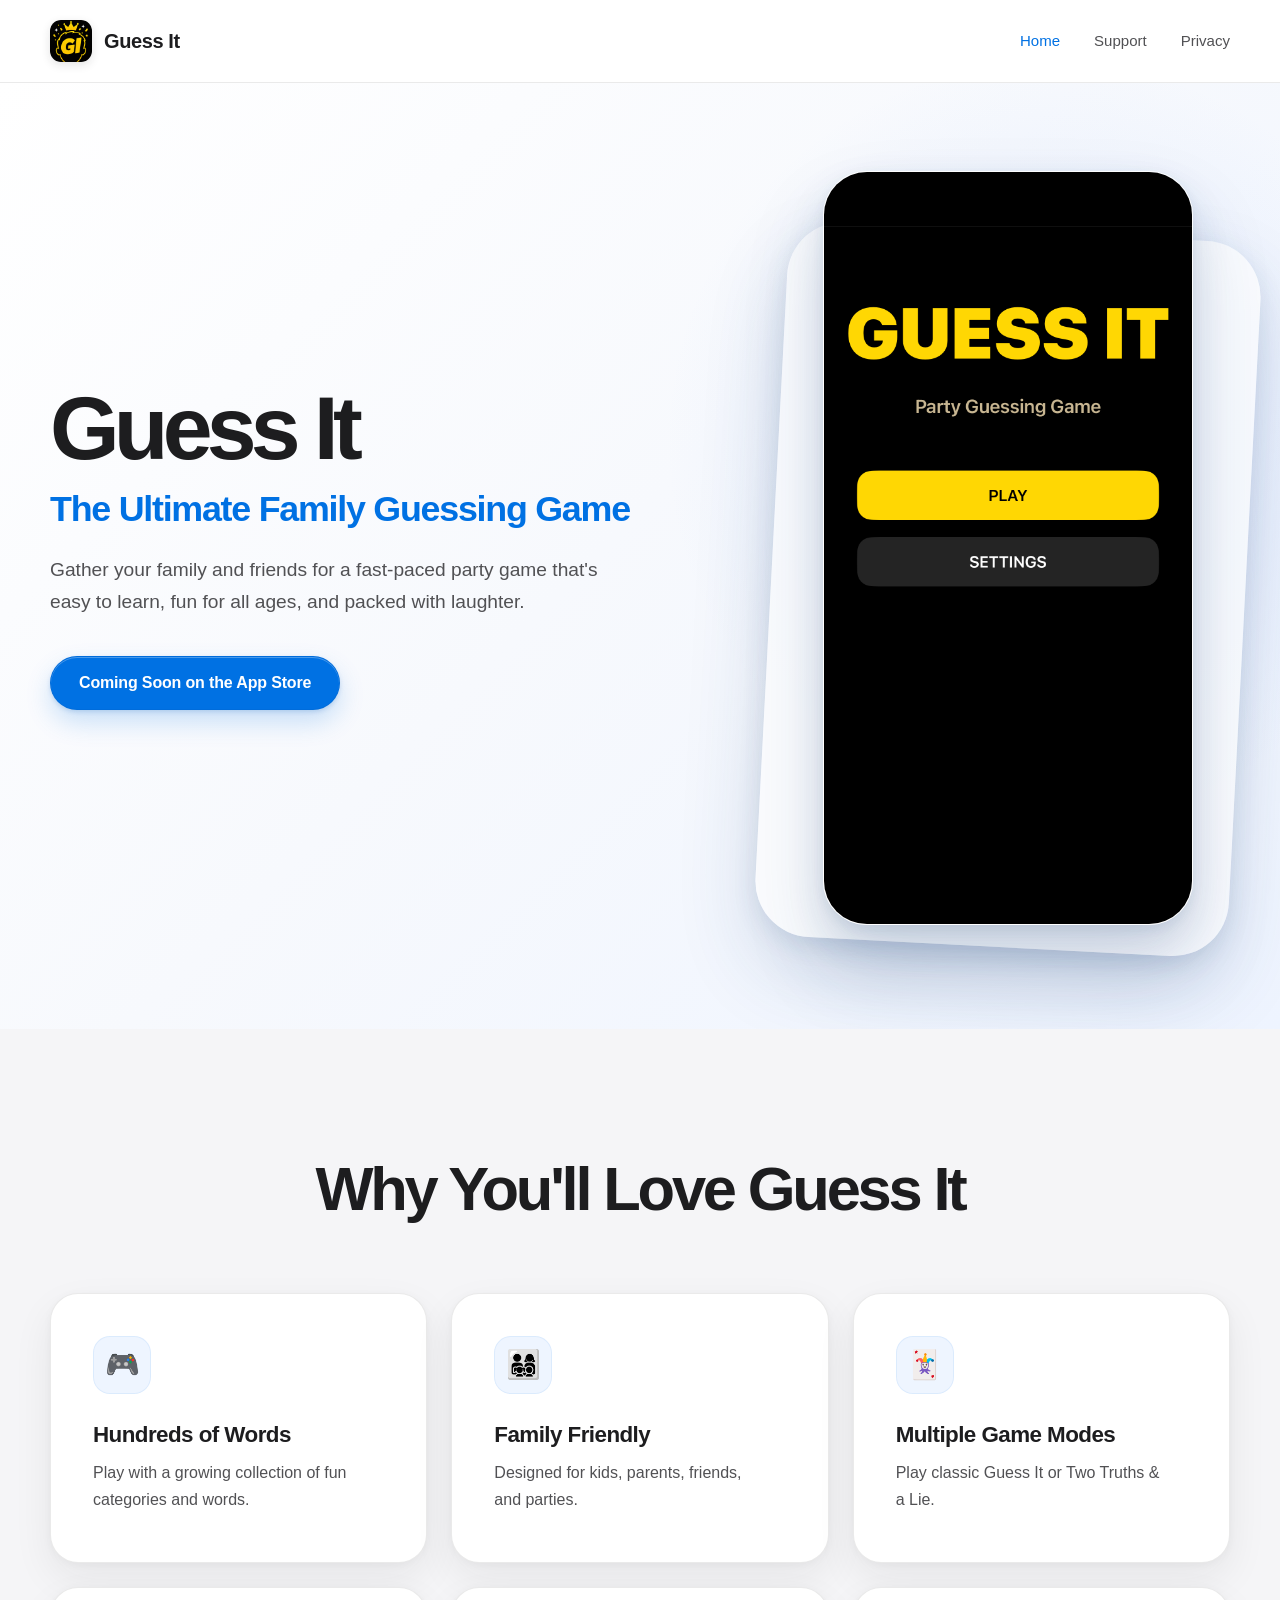
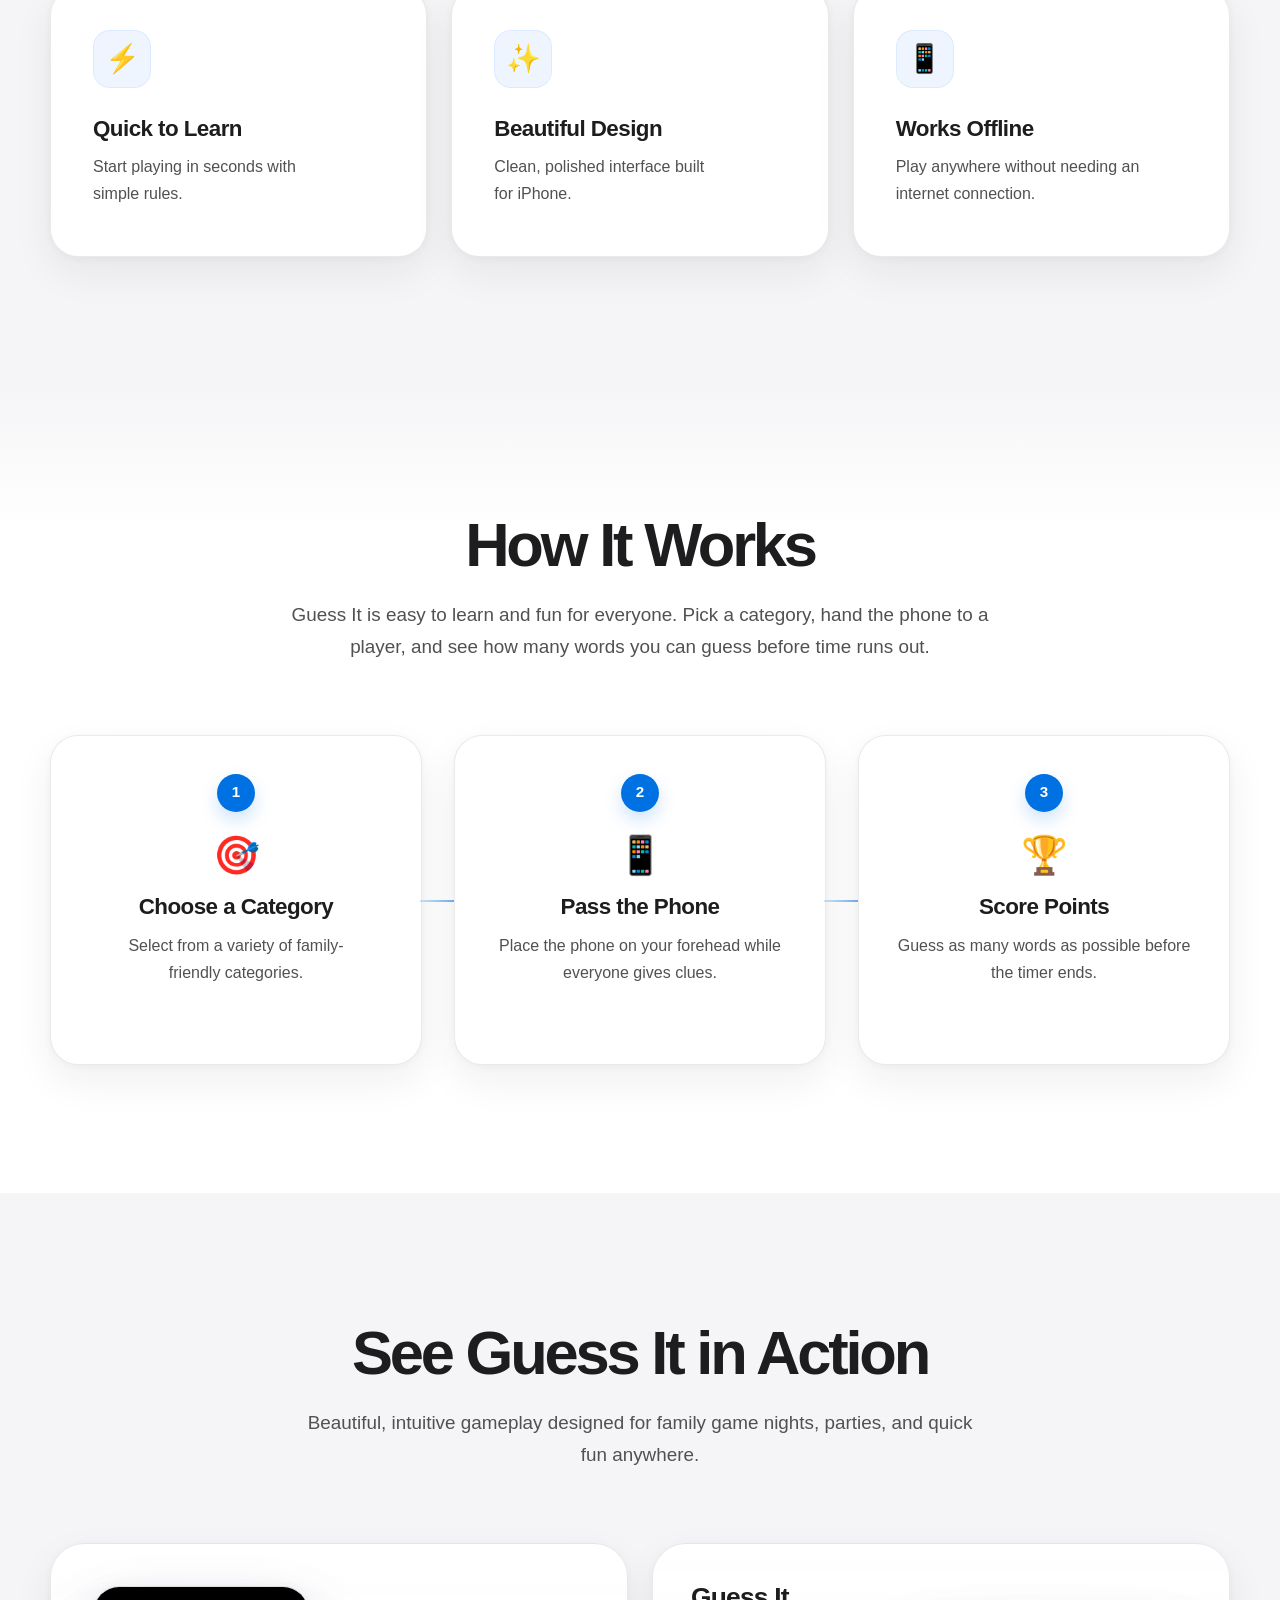
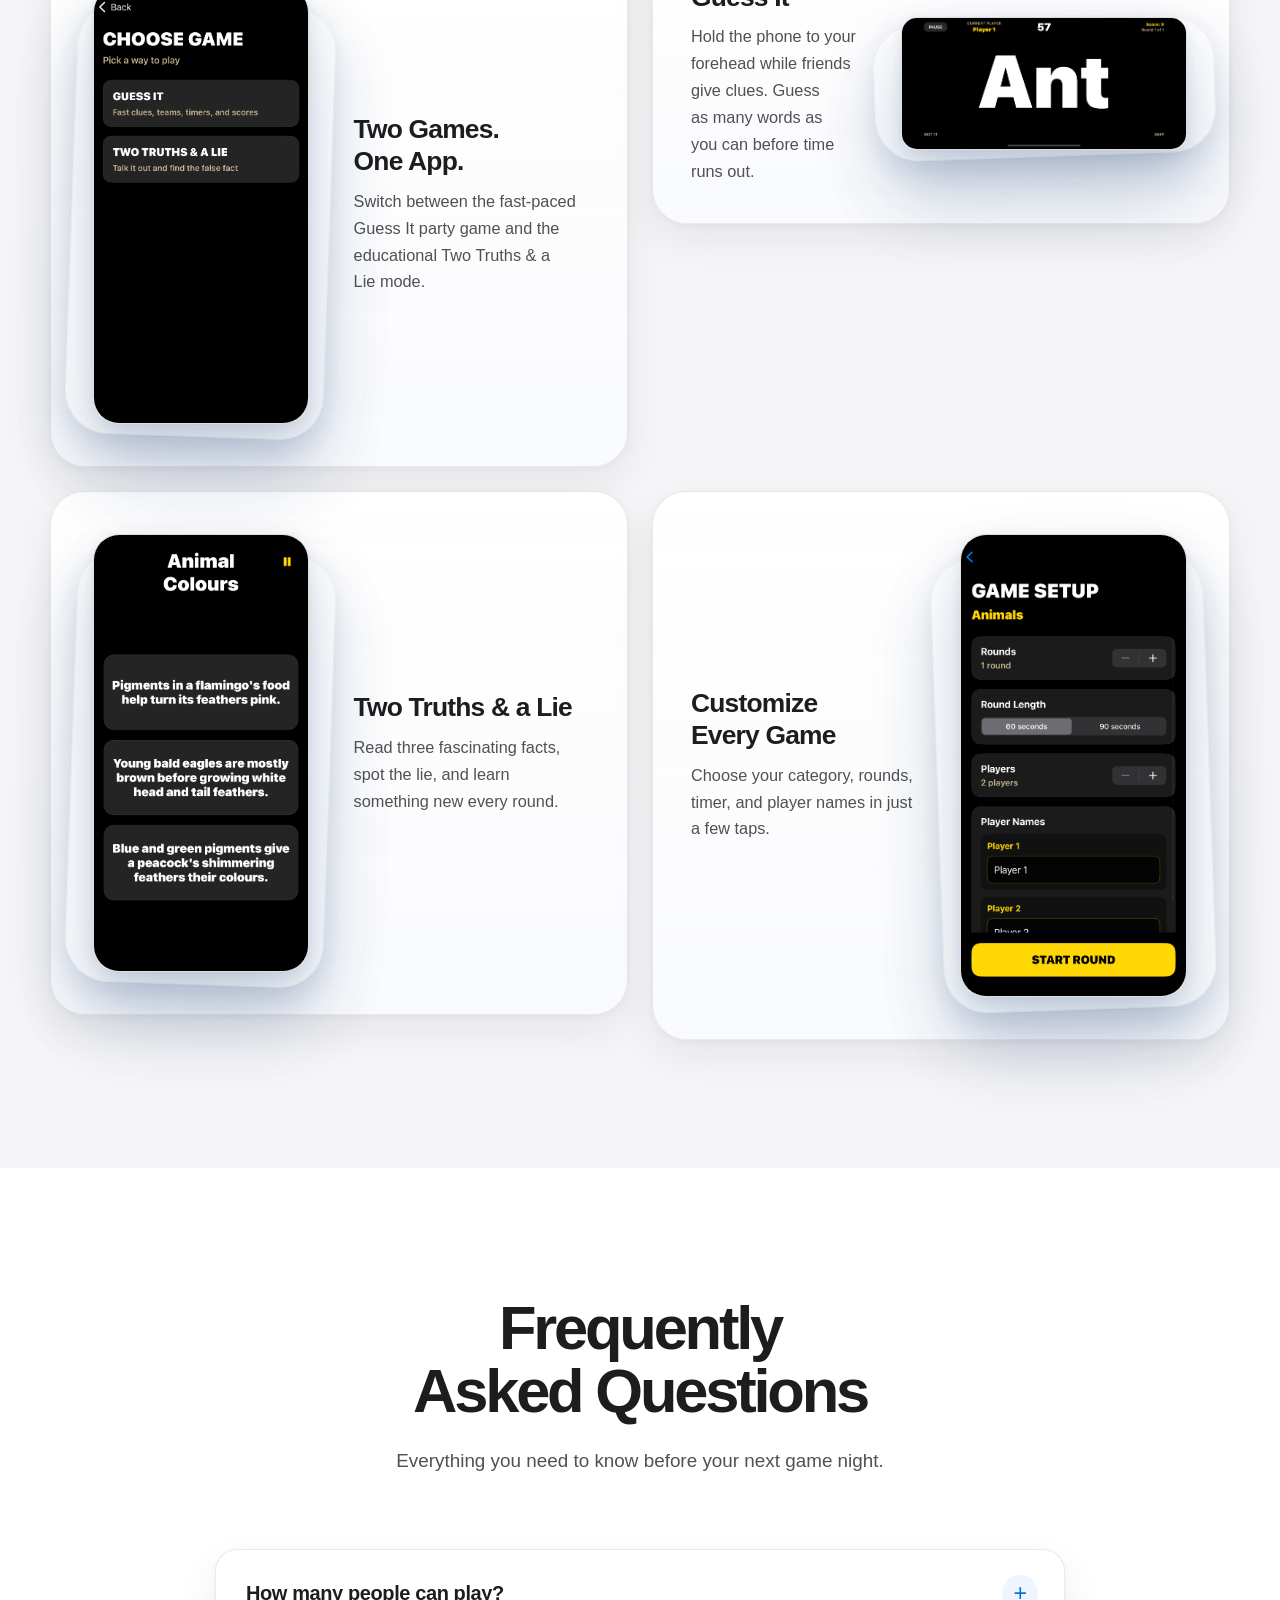
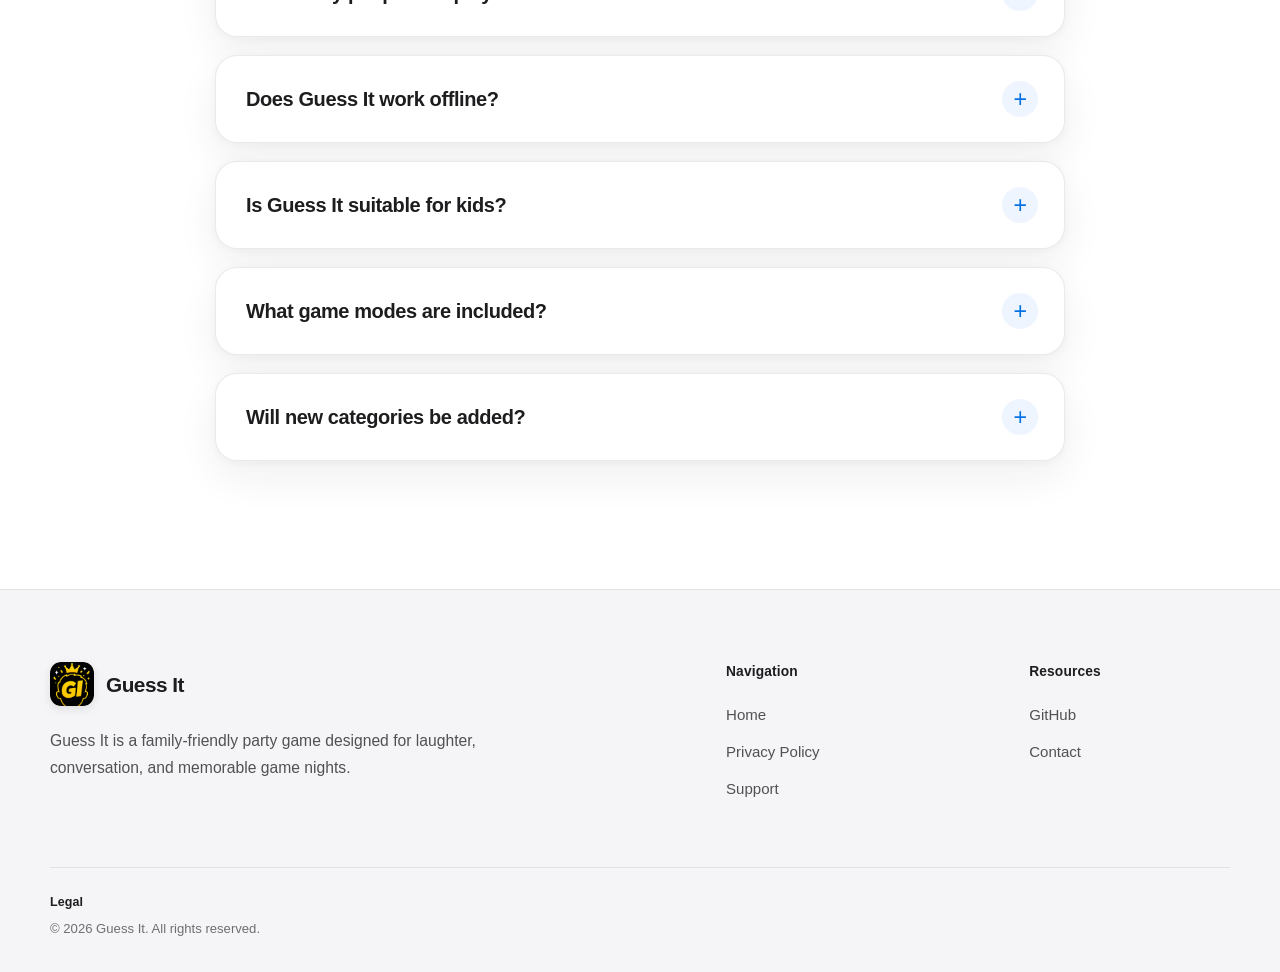
<file: index.html>
<!DOCTYPE html>
<html lang="en">
<head>
    <meta charset="UTF-8">
    <meta name="viewport" content="width=device-width, initial-scale=1.0">
    <title>Guess It | Family Party Game</title>
    <meta name="description" content="Guess It is a fun family party game for kids, friends, and game nights. Play Guess It and Two Truths &amp; a Lie on iPhone.">
    <link rel="canonical" href="https://guessitgame.app/">

    <meta name="theme-color" content="#f5f5f7">
    <meta name="application-name" content="Guess It">
    <meta name="apple-mobile-web-app-title" content="Guess It">

    <meta property="og:title" content="Guess It | Family Party Game">
    <meta property="og:description" content="Guess It is a fun family party game for kids, friends, and game nights. Play Guess It and Two Truths &amp; a Lie on iPhone.">
    <meta property="og:url" content="https://guessitgame.app/">
    <meta property="og:type" content="website">
    <meta property="og:site_name" content="Guess It">
    <meta property="og:image" content="https://guessitgame.app/assets/images/guess-it-icon.png">
    <meta property="og:image:type" content="image/png">
    <meta property="og:image:width" content="1024">
    <meta property="og:image:height" content="1024">
    <meta property="og:image:alt" content="Guess It app icon">

    <meta name="twitter:card" content="summary_large_image">
    <meta name="twitter:title" content="Guess It | Family Party Game">
    <meta name="twitter:description" content="Guess It is a fun family party game for kids, friends, and game nights. Play Guess It and Two Truths &amp; a Lie on iPhone.">
    <meta name="twitter:image" content="https://guessitgame.app/assets/images/guess-it-icon.png">
    <meta name="twitter:image:alt" content="Guess It app icon">

    <link rel="icon" type="image/png" sizes="1024x1024" href="/assets/images/guess-it-icon.png">
    <link rel="apple-touch-icon" href="/assets/images/guess-it-icon.png">
    <link rel="manifest" href="/site.webmanifest">
    <link rel="stylesheet" href="/assets/css/styles.css">

    <script type="application/ld+json">
    {
        "@context": "https://schema.org",
        "@graph": [
            {
                "@type": "Organization",
                "@id": "https://guessitgame.app/#organization",
                "name": "Guess It",
                "url": "https://guessitgame.app/",
                "logo": {
                    "@type": "ImageObject",
                    "url": "https://guessitgame.app/assets/images/guess-it-icon.png"
                }
            },
            {
                "@type": "WebSite",
                "@id": "https://guessitgame.app/#website",
                "name": "Guess It",
                "url": "https://guessitgame.app/",
                "publisher": {
                    "@id": "https://guessitgame.app/#organization"
                }
            },
            {
                "@type": "WebPage",
                "@id": "https://guessitgame.app/#webpage",
                "url": "https://guessitgame.app/",
                "name": "Guess It | Family Party Game",
                "description": "Guess It is a fun family party game for kids, friends, and game nights. Play Guess It and Two Truths & a Lie on iPhone.",
                "isPartOf": {
                    "@id": "https://guessitgame.app/#website"
                },
                "about": {
                    "@id": "https://guessitgame.app/#organization"
                }
            }
        ]
    }
    </script>
</head>
<body>

<header>
    <nav aria-label="Primary navigation">
        <a href="/" class="logo" aria-label="Guess It home">
            <img src="/assets/images/guess-it-icon.png" alt="">
            <span>Guess It</span>
        </a>
        <ul>
            <li><a href="/" aria-current="page">Home</a></li>
            <li><a href="/support/">Support</a></li>
            <li><a href="/privacy/">Privacy</a></li>
        </ul>
    </nav>
</header>

<main>
    <section class="hero">
        <div class="hero-content">
            <div class="hero-copy">
                <h1>Guess It</h1>

                <p class="tagline">
                    The Ultimate Family Guessing Game
                </p>

                <p class="description">
                    Gather your family and friends for a fast-paced party game that's easy to learn, fun for all ages, and packed with laughter.
                </p>

                <button type="button" class="button" aria-disabled="true">
                    Coming Soon on the App Store
                </button>
            </div>

            <div class="hero-image">
                <img
                    src="/assets/images/guess-it-home-screen.png"
                    alt="Guess It app home screen"
                    width="1170"
                    height="2390"
                >
            </div>
        </div>
    </section>

    <section class="features" aria-labelledby="features-title">
        <div class="features-content">
            <div class="features-heading">
                <h2 id="features-title">Why You'll Love Guess It</h2>
            </div>

            <div class="features-grid">
                <article class="feature-card">
                    <span class="feature-icon" aria-hidden="true">🎮</span>
                    <h3>Hundreds of Words</h3>
                    <p>Play with a growing collection of fun categories and words.</p>
                </article>

                <article class="feature-card">
                    <span class="feature-icon" aria-hidden="true">👨‍👩‍👧‍👦</span>
                    <h3>Family Friendly</h3>
                    <p>Designed for kids, parents, friends, and parties.</p>
                </article>

                <article class="feature-card">
                    <span class="feature-icon" aria-hidden="true">🃏</span>
                    <h3>Multiple Game Modes</h3>
                    <p>Play classic Guess It or Two Truths &amp; a Lie.</p>
                </article>

                <article class="feature-card">
                    <span class="feature-icon" aria-hidden="true">⚡</span>
                    <h3>Quick to Learn</h3>
                    <p>Start playing in seconds with simple rules.</p>
                </article>

                <article class="feature-card">
                    <span class="feature-icon" aria-hidden="true">✨</span>
                    <h3>Beautiful Design</h3>
                    <p>Clean, polished interface built for iPhone.</p>
                </article>

                <article class="feature-card">
                    <span class="feature-icon" aria-hidden="true">📱</span>
                    <h3>Works Offline</h3>
                    <p>Play anywhere without needing an internet connection.</p>
                </article>
            </div>
        </div>
    </section>

    <section class="how-it-works" aria-labelledby="how-it-works-title">
        <div class="how-it-works-content">
            <div class="how-it-works-heading">
                <h2 id="how-it-works-title">How It Works</h2>
                <p>
                    Guess It is easy to learn and fun for everyone. Pick a category, hand the phone to a player, and see how many words you can guess before time runs out.
                </p>
            </div>

            <ol class="steps-grid" role="list">
                <li class="step-card">
                    <span class="step-number" aria-hidden="true">1</span>
                    <span class="step-icon" aria-hidden="true">🎯</span>
                    <h3>Choose a Category</h3>
                    <p>Select from a variety of family-friendly categories.</p>
                </li>

                <li class="step-card">
                    <span class="step-number" aria-hidden="true">2</span>
                    <span class="step-icon" aria-hidden="true">📱</span>
                    <h3>Pass the Phone</h3>
                    <p>Place the phone on your forehead while everyone gives clues.</p>
                </li>

                <li class="step-card">
                    <span class="step-number" aria-hidden="true">3</span>
                    <span class="step-icon" aria-hidden="true">🏆</span>
                    <h3>Score Points</h3>
                    <p>Guess as many words as possible before the timer ends.</p>
                </li>
            </ol>
        </div>
    </section>

    <section class="screenshots" aria-labelledby="screenshots-title">
        <div class="screenshots-content">
            <div class="screenshots-heading">
                <h2 id="screenshots-title">See Guess It in Action</h2>
                <p>
                    Beautiful, intuitive gameplay designed for family game nights, parties, and quick fun anywhere.
                </p>
            </div>

            <div class="screenshots-grid">
                <figure class="screenshot">
                    <div class="screenshot-image">
                        <img
                            src="/assets/images/screenshots/choose-game.png"
                            alt="Guess It screen showing both game modes"
                            width="1170"
                            height="2390"
                            loading="lazy"
                        >
                    </div>
                    <figcaption>
                        <h3>Two Games. One App.</h3>
                        <p>Switch between the fast-paced Guess It party game and the educational Two Truths &amp; a Lie mode.</p>
                    </figcaption>
                </figure>

                <figure class="screenshot">
                    <div class="screenshot-image">
                        <img
                            src="/assets/images/screenshots/guess-it-gameplay.png"
                            alt="Guess It gameplay screen"
                            width="2532"
                            height="1170"
                            loading="lazy"
                        >
                    </div>
                    <figcaption>
                        <h3>Guess It</h3>
                        <p>Hold the phone to your forehead while friends give clues. Guess as many words as you can before time runs out.</p>
                    </figcaption>
                </figure>

                <figure class="screenshot">
                    <div class="screenshot-image">
                        <img
                            src="/assets/images/screenshots/two-truths-cards.png"
                            alt="Two Truths and a Lie cards screen"
                            width="1170"
                            height="2390"
                            loading="lazy"
                        >
                    </div>
                    <figcaption>
                        <h3>Two Truths &amp; a Lie</h3>
                        <p>Read three fascinating facts, spot the lie, and learn something new every round.</p>
                    </figcaption>
                </figure>

                <figure class="screenshot">
                    <div class="screenshot-image">
                        <img
                            src="/assets/images/screenshots/guess-it-setup.png"
                            alt="Guess It setup screen"
                            width="1170"
                            height="2390"
                            loading="lazy"
                        >
                    </div>
                    <figcaption>
                        <h3>Customize Every Game</h3>
                        <p>Choose your category, rounds, timer, and player names in just a few taps.</p>
                    </figcaption>
                </figure>
            </div>
        </div>
    </section>

    <section class="faq" aria-labelledby="faq-title">
        <div class="faq-content">
            <div class="faq-heading">
                <h2 id="faq-title">Frequently Asked Questions</h2>
                <p>Everything you need to know before your next game night.</p>
            </div>

            <div class="faq-list">
                <details class="faq-item">
                    <summary>How many people can play?</summary>
                    <div class="faq-answer">
                        <p>Guess It is designed for groups of all sizes. Play with family, friends, classrooms, or parties.</p>
                    </div>
                </details>

                <details class="faq-item">
                    <summary>Does Guess It work offline?</summary>
                    <div class="faq-answer">
                        <p>Yes. Once installed, Guess It can be played without an internet connection.</p>
                    </div>
                </details>

                <details class="faq-item">
                    <summary>Is Guess It suitable for kids?</summary>
                    <div class="faq-answer">
                        <p>Absolutely. Guess It is designed to be fun and family friendly for players of all ages.</p>
                    </div>
                </details>

                <details class="faq-item">
                    <summary>What game modes are included?</summary>
                    <div class="faq-answer">
                        <p>Classic Guess It and Two Truths &amp; a Lie are included, with more ideas planned for future updates.</p>
                    </div>
                </details>

                <details class="faq-item">
                    <summary>Will new categories be added?</summary>
                    <div class="faq-answer">
                        <p>Yes. We're continually expanding the library with new categories and fresh content.</p>
                    </div>
                </details>
            </div>
        </div>
    </section>
</main>

<footer class="site-footer">
    <div class="footer-content">
        <div class="footer-grid">
            <div class="footer-brand">
                <a href="/" class="footer-logo" aria-label="Guess It home">
                    <img src="/assets/images/guess-it-icon.png" alt="">
                    <span>Guess It</span>
                </a>
                <p>
                    Guess It is a family-friendly party game designed for laughter, conversation, and memorable game nights.
                </p>
            </div>

            <nav class="footer-nav" aria-label="Footer navigation">
                <h2>Navigation</h2>
                <ul>
                    <li><a href="/">Home</a></li>
                    <li><a href="/privacy/">Privacy Policy</a></li>
                    <li><a href="/support/">Support</a></li>
                </ul>
            </nav>

            <nav class="footer-nav" aria-label="Footer resources">
                <h2>Resources</h2>
                <ul>
                    <li><a href="https://github.com/Supraboy09">GitHub</a></li>
                    <li><a href="mailto:guessitgameapp@gmail.com">Contact</a></li>
                </ul>
            </nav>
        </div>

        <div class="footer-legal">
            <h2>Legal</h2>
            <p>&copy; 2026 Guess It. All rights reserved.</p>
        </div>
    </div>
</footer>

</body>
</html>
</file>
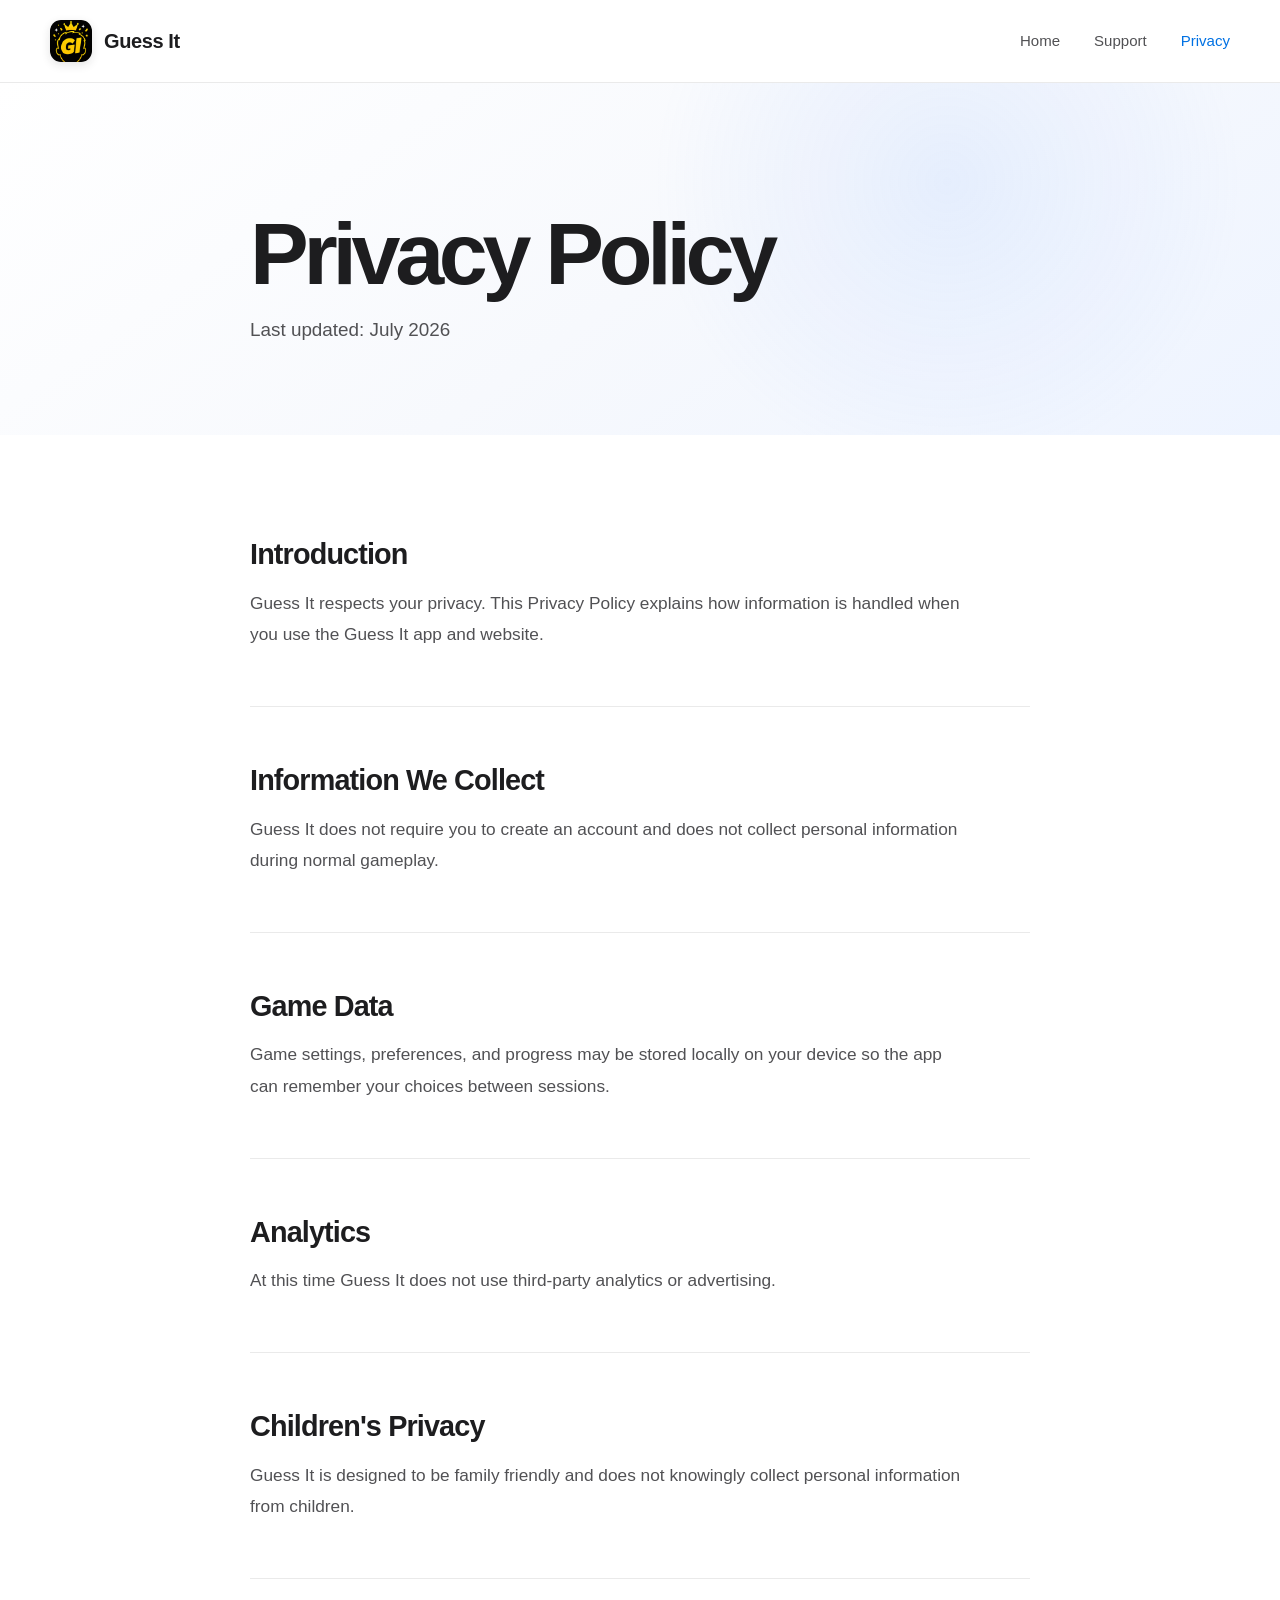
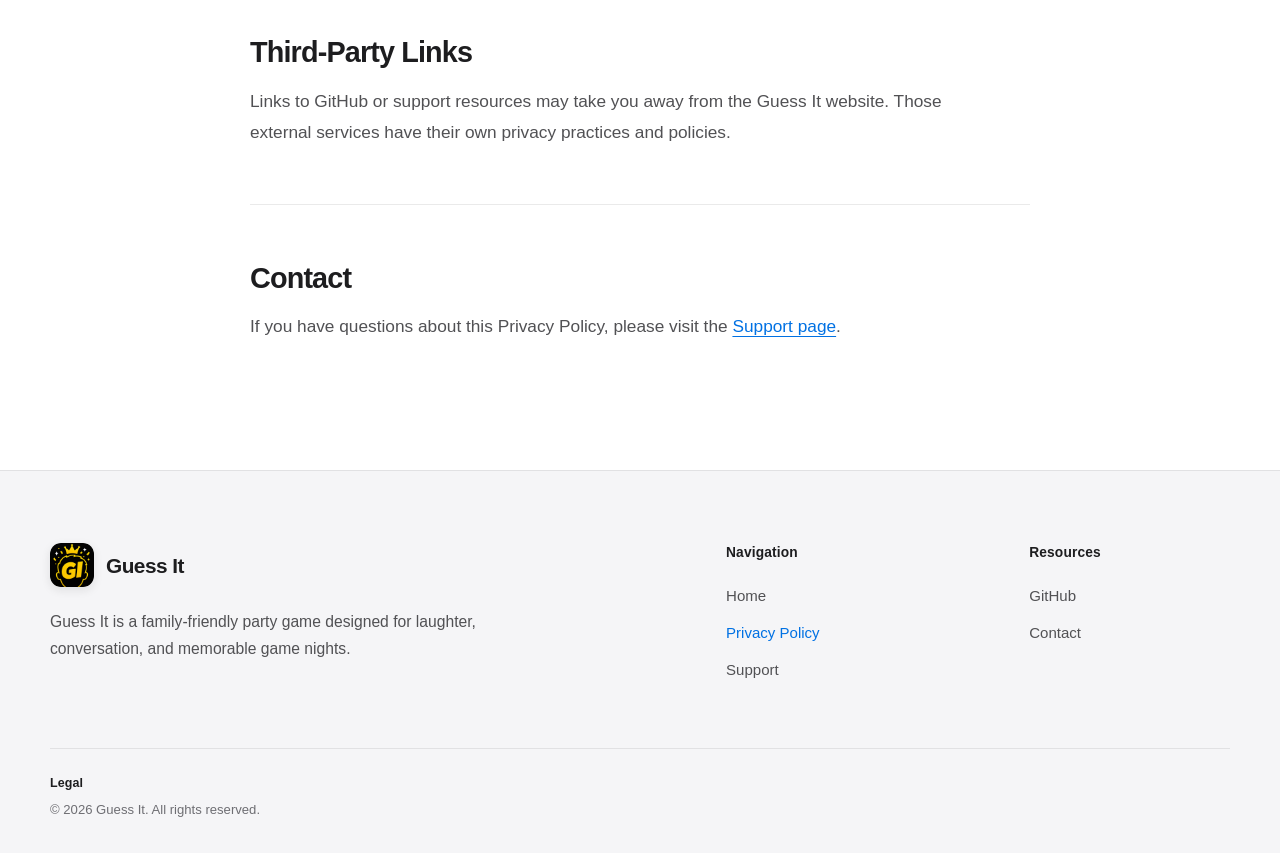
<file: privacy/index.html>
<!DOCTYPE html>
<html lang="en">
<head>
    <meta charset="UTF-8">
    <meta name="viewport" content="width=device-width, initial-scale=1.0">
    <title>Privacy Policy | Guess It</title>
    <meta name="description" content="Read the Guess It Privacy Policy.">
    <link rel="canonical" href="https://guessitgame.app/privacy/">

    <meta name="theme-color" content="#f5f5f7">
    <meta name="application-name" content="Guess It">
    <meta name="apple-mobile-web-app-title" content="Guess It">

    <meta property="og:title" content="Privacy Policy | Guess It">
    <meta property="og:description" content="Read the Guess It Privacy Policy.">
    <meta property="og:url" content="https://guessitgame.app/privacy/">
    <meta property="og:type" content="website">
    <meta property="og:site_name" content="Guess It">
    <meta property="og:image" content="https://guessitgame.app/assets/images/guess-it-icon.png">
    <meta property="og:image:type" content="image/png">
    <meta property="og:image:width" content="1024">
    <meta property="og:image:height" content="1024">
    <meta property="og:image:alt" content="Guess It app icon">

    <meta name="twitter:card" content="summary_large_image">
    <meta name="twitter:title" content="Privacy Policy | Guess It">
    <meta name="twitter:description" content="Read the Guess It Privacy Policy.">
    <meta name="twitter:image" content="https://guessitgame.app/assets/images/guess-it-icon.png">
    <meta name="twitter:image:alt" content="Guess It app icon">

    <link rel="icon" type="image/png" sizes="1024x1024" href="/assets/images/guess-it-icon.png">
    <link rel="apple-touch-icon" href="/assets/images/guess-it-icon.png">
    <link rel="manifest" href="/site.webmanifest">
    <link rel="stylesheet" href="/assets/css/styles.css">

    <script type="application/ld+json">
    {
        "@context": "https://schema.org",
        "@graph": [
            {
                "@type": "Organization",
                "@id": "https://guessitgame.app/#organization",
                "name": "Guess It",
                "url": "https://guessitgame.app/",
                "logo": {
                    "@type": "ImageObject",
                    "url": "https://guessitgame.app/assets/images/guess-it-icon.png"
                }
            },
            {
                "@type": "WebSite",
                "@id": "https://guessitgame.app/#website",
                "name": "Guess It",
                "url": "https://guessitgame.app/",
                "publisher": {
                    "@id": "https://guessitgame.app/#organization"
                }
            },
            {
                "@type": "WebPage",
                "@id": "https://guessitgame.app/privacy/#webpage",
                "url": "https://guessitgame.app/privacy/",
                "name": "Privacy Policy | Guess It",
                "description": "Read the Guess It Privacy Policy.",
                "isPartOf": {
                    "@id": "https://guessitgame.app/#website"
                },
                "about": {
                    "@id": "https://guessitgame.app/#organization"
                }
            }
        ]
    }
    </script>
</head>
<body>

<header>
    <nav aria-label="Primary navigation">
        <a href="/" class="logo" aria-label="Guess It home">
            <img src="/assets/images/guess-it-icon.png" alt="">
            <span>Guess It</span>
        </a>
        <ul>
            <li><a href="/">Home</a></li>
            <li><a href="/support/">Support</a></li>
            <li><a href="/privacy/" aria-current="page">Privacy</a></li>
        </ul>
    </nav>
</header>

<main class="legal-page">
    <section class="legal-hero" aria-labelledby="privacy-title">
        <div class="legal-content">
            <div class="legal-heading">
                <h1 id="privacy-title">Privacy Policy</h1>
                <p>Last updated: July 2026</p>
            </div>
        </div>
    </section>

    <div class="legal-content">
        <article class="legal-document" aria-label="Guess It Privacy Policy">
            <section>
                <h2>Introduction</h2>
                <p>
                    Guess It respects your privacy. This Privacy Policy explains how information is handled when you use the Guess It app and website.
                </p>
            </section>

            <section>
                <h2>Information We Collect</h2>
                <p>
                    Guess It does not require you to create an account and does not collect personal information during normal gameplay.
                </p>
            </section>

            <section>
                <h2>Game Data</h2>
                <p>
                    Game settings, preferences, and progress may be stored locally on your device so the app can remember your choices between sessions.
                </p>
            </section>

            <section>
                <h2>Analytics</h2>
                <p>
                    At this time Guess It does not use third-party analytics or advertising.
                </p>
            </section>

            <section>
                <h2>Children's Privacy</h2>
                <p>
                    Guess It is designed to be family friendly and does not knowingly collect personal information from children.
                </p>
            </section>

            <section>
                <h2>Third-Party Links</h2>
                <p>
                    Links to GitHub or support resources may take you away from the Guess It website. Those external services have their own privacy practices and policies.
                </p>
            </section>

            <section>
                <h2>Contact</h2>
                <p>
                    If you have questions about this Privacy Policy, please visit the <a href="/support/">Support page</a>.
                </p>
            </section>
        </article>
    </div>
</main>

<footer class="site-footer">
    <div class="footer-content">
        <div class="footer-grid">
            <div class="footer-brand">
                <a href="/" class="footer-logo" aria-label="Guess It home">
                    <img src="/assets/images/guess-it-icon.png" alt="">
                    <span>Guess It</span>
                </a>
                <p>
                    Guess It is a family-friendly party game designed for laughter, conversation, and memorable game nights.
                </p>
            </div>

            <nav class="footer-nav" aria-label="Footer navigation">
                <h2>Navigation</h2>
                <ul>
                    <li><a href="/">Home</a></li>
                    <li><a href="/privacy/" aria-current="page">Privacy Policy</a></li>
                    <li><a href="/support/">Support</a></li>
                </ul>
            </nav>

            <nav class="footer-nav" aria-label="Footer resources">
                <h2>Resources</h2>
                <ul>
                    <li><a href="https://github.com/Supraboy09">GitHub</a></li>
                    <li><a href="mailto:guessitgameapp@gmail.com">Contact</a></li>
                </ul>
            </nav>
        </div>

        <div class="footer-legal">
            <h2>Legal</h2>
            <p>&copy; 2026 Guess It. All rights reserved.</p>
        </div>
    </div>
</footer>

</body>
</html>
</file>
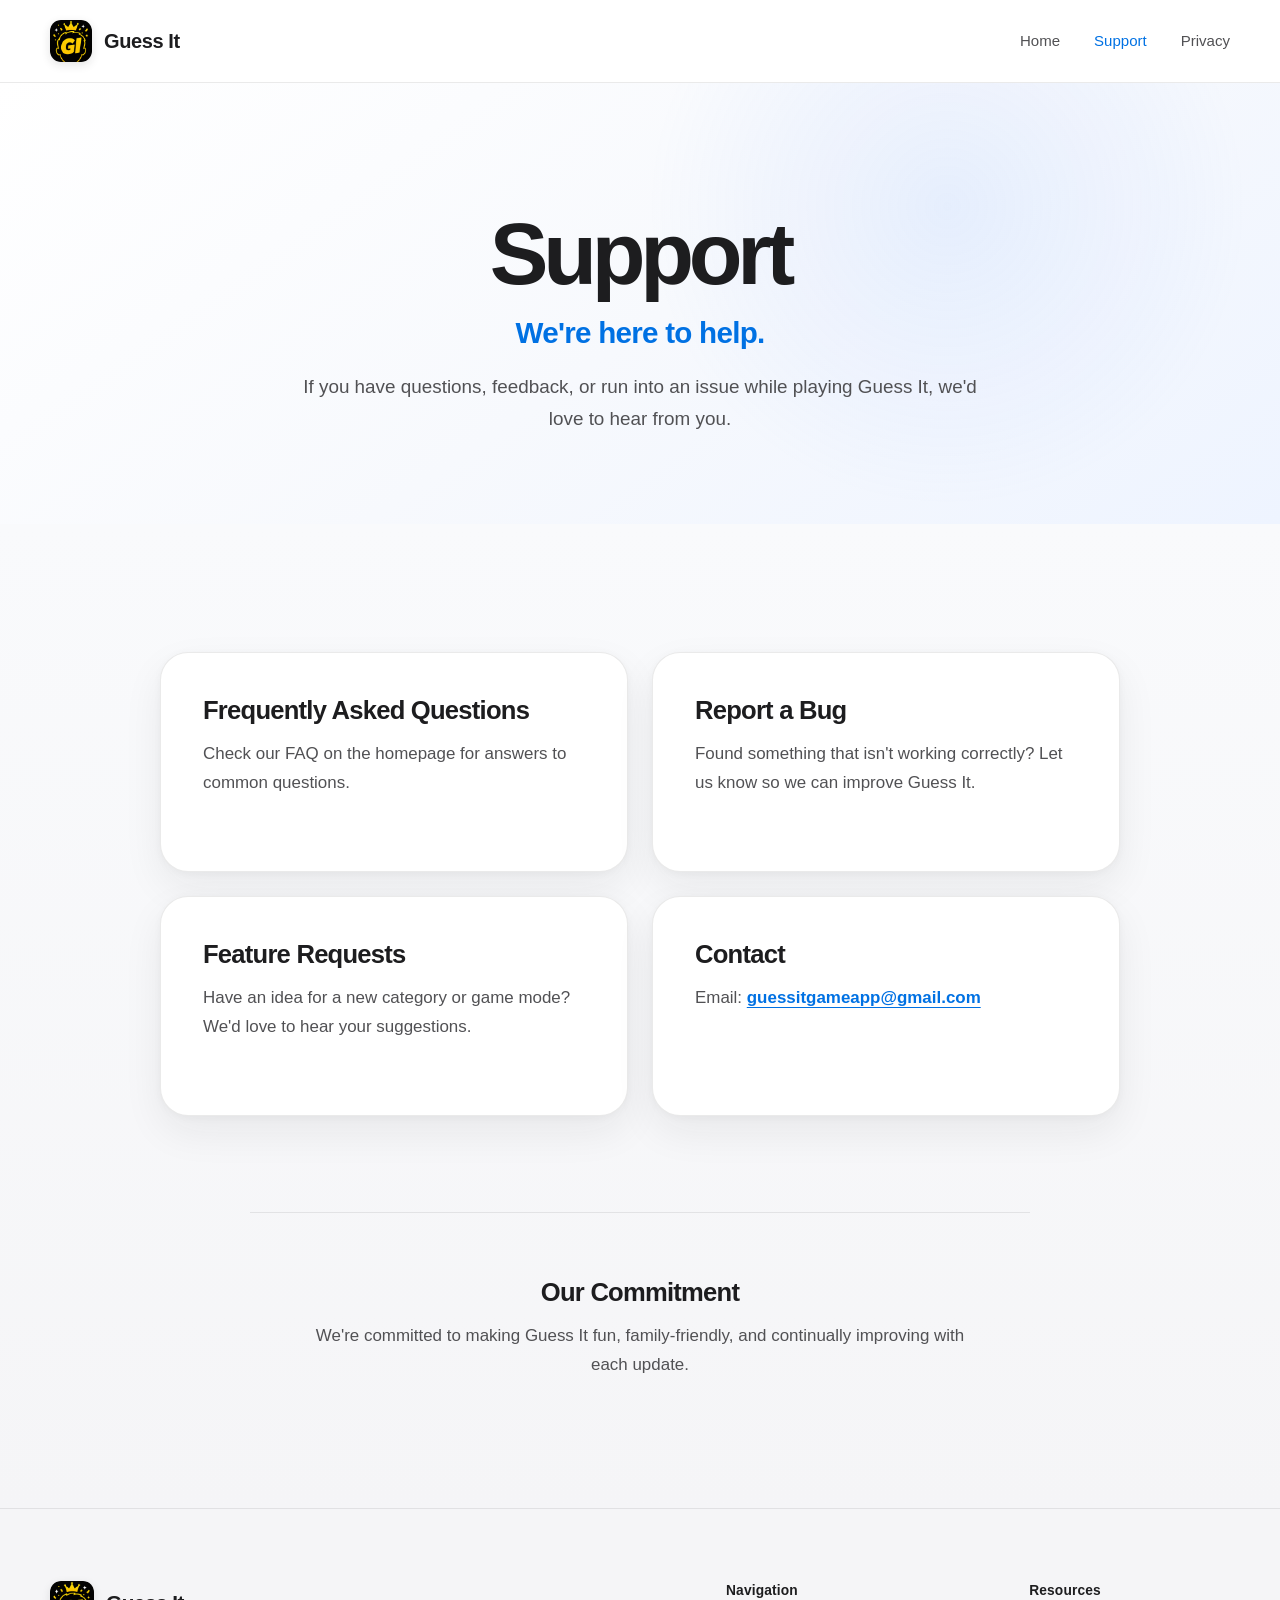
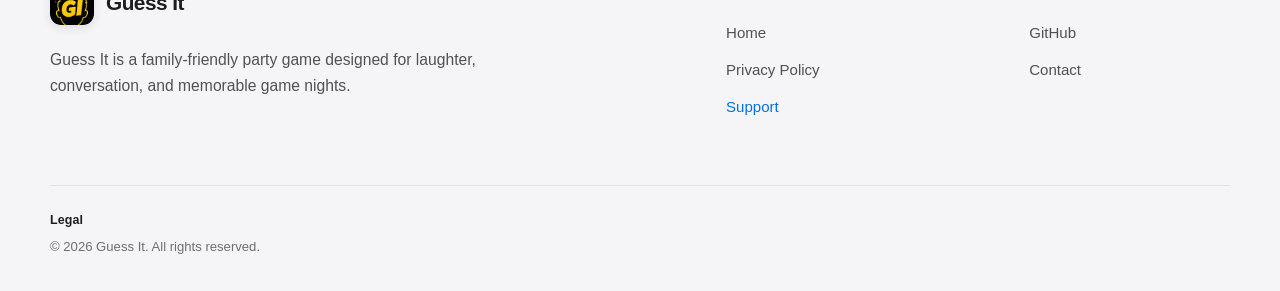
<file: support/index.html>
<!DOCTYPE html>
<html lang="en">
<head>
    <meta charset="UTF-8">
    <meta name="viewport" content="width=device-width, initial-scale=1.0">
    <title>Support | Guess It</title>
    <meta name="description" content="Need help with Guess It? Contact support, report bugs, or send feature suggestions.">
    <link rel="canonical" href="https://guessitgame.app/support/">

    <meta name="theme-color" content="#f5f5f7">
    <meta name="application-name" content="Guess It">
    <meta name="apple-mobile-web-app-title" content="Guess It">

    <meta property="og:title" content="Support | Guess It">
    <meta property="og:description" content="Need help with Guess It? Contact support, report bugs, or send feature suggestions.">
    <meta property="og:url" content="https://guessitgame.app/support/">
    <meta property="og:type" content="website">
    <meta property="og:site_name" content="Guess It">
    <meta property="og:image" content="https://guessitgame.app/assets/images/guess-it-icon.png">
    <meta property="og:image:type" content="image/png">
    <meta property="og:image:width" content="1024">
    <meta property="og:image:height" content="1024">
    <meta property="og:image:alt" content="Guess It app icon">

    <meta name="twitter:card" content="summary_large_image">
    <meta name="twitter:title" content="Support | Guess It">
    <meta name="twitter:description" content="Need help with Guess It? Contact support, report bugs, or send feature suggestions.">
    <meta name="twitter:image" content="https://guessitgame.app/assets/images/guess-it-icon.png">
    <meta name="twitter:image:alt" content="Guess It app icon">

    <link rel="icon" type="image/png" sizes="1024x1024" href="/assets/images/guess-it-icon.png">
    <link rel="apple-touch-icon" href="/assets/images/guess-it-icon.png">
    <link rel="manifest" href="/site.webmanifest">
    <link rel="stylesheet" href="/assets/css/styles.css">

    <script type="application/ld+json">
    {
        "@context": "https://schema.org",
        "@graph": [
            {
                "@type": "Organization",
                "@id": "https://guessitgame.app/#organization",
                "name": "Guess It",
                "url": "https://guessitgame.app/",
                "logo": {
                    "@type": "ImageObject",
                    "url": "https://guessitgame.app/assets/images/guess-it-icon.png"
                }
            },
            {
                "@type": "WebSite",
                "@id": "https://guessitgame.app/#website",
                "name": "Guess It",
                "url": "https://guessitgame.app/",
                "publisher": {
                    "@id": "https://guessitgame.app/#organization"
                }
            },
            {
                "@type": "WebPage",
                "@id": "https://guessitgame.app/support/#webpage",
                "url": "https://guessitgame.app/support/",
                "name": "Support | Guess It",
                "description": "Need help with Guess It? Contact support, report bugs, or send feature suggestions.",
                "isPartOf": {
                    "@id": "https://guessitgame.app/#website"
                },
                "about": {
                    "@id": "https://guessitgame.app/#organization"
                }
            }
        ]
    }
    </script>
</head>
<body>

<header>
    <nav aria-label="Primary navigation">
        <a href="/" class="logo" aria-label="Guess It home">
            <img src="/assets/images/guess-it-icon.png" alt="">
            <span>Guess It</span>
        </a>
        <ul>
            <li><a href="/">Home</a></li>
            <li><a href="/support/" aria-current="page">Support</a></li>
            <li><a href="/privacy/">Privacy</a></li>
        </ul>
    </nav>
</header>

<main class="support-page">
    <section class="support-hero" aria-labelledby="support-title">
        <div class="support-content">
            <div class="support-heading">
                <h1 id="support-title">Support</h1>
                <p class="support-subtitle">We're here to help.</p>
                <p class="support-intro">
                    If you have questions, feedback, or run into an issue while playing Guess It, we'd love to hear from you.
                </p>
            </div>
        </div>
    </section>

    <div class="support-body">
        <div class="support-content">
            <div class="support-grid">
                <article class="support-card">
                    <h2>Frequently Asked Questions</h2>
                    <p>Check our FAQ on the homepage for answers to common questions.</p>
                </article>

                <article class="support-card">
                    <h2>Report a Bug</h2>
                    <p>Found something that isn't working correctly? Let us know so we can improve Guess It.</p>
                </article>

                <article class="support-card">
                    <h2>Feature Requests</h2>
                    <p>Have an idea for a new category or game mode? We'd love to hear your suggestions.</p>
                </article>

                <article class="support-card">
                    <h2>Contact</h2>
                    <p>Email: <a href="mailto:guessitgameapp@gmail.com">guessitgameapp@gmail.com</a></p>
                </article>
            </div>

            <section class="support-commitment" aria-labelledby="commitment-title">
                <h2 id="commitment-title">Our Commitment</h2>
                <p>
                    We're committed to making Guess It fun, family-friendly, and continually improving with each update.
                </p>
            </section>
        </div>
    </div>
</main>

<footer class="site-footer">
    <div class="footer-content">
        <div class="footer-grid">
            <div class="footer-brand">
                <a href="/" class="footer-logo" aria-label="Guess It home">
                    <img src="/assets/images/guess-it-icon.png" alt="">
                    <span>Guess It</span>
                </a>
                <p>
                    Guess It is a family-friendly party game designed for laughter, conversation, and memorable game nights.
                </p>
            </div>

            <nav class="footer-nav" aria-label="Footer navigation">
                <h2>Navigation</h2>
                <ul>
                    <li><a href="/">Home</a></li>
                    <li><a href="/privacy/">Privacy Policy</a></li>
                    <li><a href="/support/" aria-current="page">Support</a></li>
                </ul>
            </nav>

            <nav class="footer-nav" aria-label="Footer resources">
                <h2>Resources</h2>
                <ul>
                    <li><a href="https://github.com/Supraboy09">GitHub</a></li>
                    <li><a href="mailto:guessitgameapp@gmail.com">Contact</a></li>
                </ul>
            </nav>
        </div>

        <div class="footer-legal">
            <h2>Legal</h2>
            <p>&copy; 2026 Guess It. All rights reserved.</p>
        </div>
    </div>
</footer>

</body>
</html>
</file>
<file: assets/css/styles.css>
* {
    margin: 0;
    padding: 0;
    box-sizing: border-box;
}

:root {
    color-scheme: light;
    --background: #ffffff;
    --surface: #f5f5f7;
    --surface-soft: #f9fafc;
    --text-primary: #1d1d1f;
    --text-secondary: #515154;
    --text-tertiary: #6e6e73;
    --accent: #0071e3;
    --accent-hover: #0068d1;
    --accent-soft: #eef5ff;
    --accent-soft-hover: #e6f1ff;
    --border: rgba(29, 29, 31, 0.09);
    --border-emphasis: rgba(29, 29, 31, 0.14);
    --content-width: 1180px;
    --reading-width: 780px;
    --faq-width: 850px;
    --page-gutter: 40px;
    --section-space: clamp(96px, 10vw, 136px);
    --section-heading-gap: clamp(50px, 6vw, 72px);
    --radius-card: 28px;
    --radius-control: 22px;
    --radius-image: clamp(28px, 4vw, 44px);
    --shadow-card:
        0 2px 8px rgba(29, 29, 31, 0.035),
        0 16px 40px rgba(29, 29, 31, 0.065);
    --shadow-card-hover:
        0 4px 12px rgba(29, 29, 31, 0.045),
        0 22px 52px rgba(29, 29, 31, 0.09);
    --shadow-image:
        0 4px 12px rgba(32, 66, 120, 0.07),
        0 18px 38px rgba(32, 66, 120, 0.12),
        0 44px 82px rgba(32, 66, 120, 0.16);
    --focus-ring: #0068d1;
    --transition: 200ms ease;
}

html {
    -webkit-text-size-adjust: 100%;
}

body {
    font-family: -apple-system, BlinkMacSystemFont, "Segoe UI", Roboto, Helvetica, Arial, sans-serif;
    background: var(--background);
    color: var(--text-primary);
    line-height: 1.5;
    -webkit-font-smoothing: antialiased;
    text-rendering: optimizeLegibility;
}

header {
    background: rgba(255, 255, 255, 0.94);
    border-bottom: 1px solid var(--border);
}

header nav,
.hero-content,
.features-content,
.how-it-works-content,
.screenshots-content,
.faq-content,
.legal-content,
.support-content,
.footer-content {
    width: min(calc(100% - var(--page-gutter)), var(--content-width));
    margin-inline: auto;
}

header nav {
    min-height: 82px;
    display: flex;
    justify-content: space-between;
    align-items: center;
}

.logo {
    display: flex;
    align-items: center;
    gap: 12px;
    color: inherit;
    text-decoration: none;
    font-size: 1.25rem;
    font-weight: 700;
    letter-spacing: -0.02em;
    transition: color var(--transition);
}

.logo img {
    width: 42px;
    height: 42px;
    border-radius: 11px;
    box-shadow: 0 3px 10px rgba(29, 29, 31, 0.12);
}

header nav ul {
    display: flex;
    align-items: center;
    list-style: none;
    gap: 34px;
}

header nav a {
    color: inherit;
    text-decoration: none;
    font-weight: 500;
}

header nav ul a {
    position: relative;
    display: inline-flex;
    align-items: center;
    min-height: 44px;
    color: var(--text-secondary);
    font-size: 0.94rem;
    transition: color var(--transition);
}

header nav ul a:hover,
header nav ul a:focus-visible,
header nav ul a[aria-current="page"] {
    color: var(--accent);
}

.logo:hover {
    color: var(--accent);
}

a:focus-visible,
button:focus-visible,
summary:focus-visible {
    outline: 3px solid var(--focus-ring);
    outline-offset: 4px;
}

main {
    min-height: calc(100vh - 82px);
}

.hero {
    display: grid;
    align-items: center;
    min-height: calc(100vh - 82px);
    padding: 88px 0 104px;
    overflow: hidden;
    background:
        radial-gradient(circle at 82% 38%, rgba(122, 168, 255, 0.17), transparent 32%),
        linear-gradient(135deg, #ffffff 0%, #f7f9fd 48%, #eef4ff 100%);
}

.hero-content {
    display: grid;
    grid-template-columns: minmax(0, 1.05fr) minmax(300px, 0.75fr);
    align-items: center;
    gap: clamp(64px, 9vw, 132px);
}

.hero-copy {
    max-width: 650px;
}

.hero h1 {
    margin-bottom: 18px;
    font-size: clamp(4rem, 7vw, 6.25rem);
    font-weight: 750;
    line-height: 0.95;
    letter-spacing: -0.065em;
    text-wrap: balance;
}

.tagline {
    max-width: 600px;
    margin-bottom: 24px;
    color: var(--accent);
    font-size: clamp(1.55rem, 2.8vw, 2.35rem);
    font-weight: 650;
    line-height: 1.14;
    letter-spacing: -0.035em;
    text-wrap: balance;
}

.description {
    max-width: 570px;
    margin-bottom: 38px;
    color: var(--text-secondary);
    font-size: clamp(1.05rem, 1.5vw, 1.2rem);
    line-height: 1.65;
    text-wrap: pretty;
}

.button {
    appearance: none;
    display: inline-flex;
    align-items: center;
    justify-content: center;
    min-height: 54px;
    padding: 14px 28px;
    border: 1px solid rgba(0, 86, 184, 0.18);
    border-radius: 999px;
    background-color: var(--accent);
    box-shadow:
        0 2px 4px rgba(0, 88, 182, 0.16),
        0 12px 26px rgba(0, 113, 227, 0.2),
        inset 0 1px 0 rgba(255, 255, 255, 0.28);
    color: #ffffff;
    cursor: default;
    font: inherit;
    font-weight: 650;
    letter-spacing: -0.01em;
    transition:
        background-color var(--transition),
        border-color var(--transition),
        box-shadow var(--transition),
        transform var(--transition);
}

.button:hover {
    border-color: rgba(0, 80, 170, 0.26);
    background-color: var(--accent-hover);
    box-shadow:
        0 3px 6px rgba(0, 88, 182, 0.18),
        0 15px 30px rgba(0, 113, 227, 0.25),
        inset 0 1px 0 rgba(255, 255, 255, 0.3);
    transform: translateY(-1px);
}

.button:active {
    transform: translateY(0);
}

.hero-image {
    position: relative;
    justify-self: center;
    width: min(100%, 370px);
    isolation: isolate;
}

.hero-image::before {
    content: "";
    position: absolute;
    z-index: -1;
    inset: 8% -14% -3%;
    border-radius: 56px;
    background: rgba(255, 255, 255, 0.66);
    box-shadow:
        0 35px 80px rgba(32, 66, 120, 0.16),
        0 8px 24px rgba(32, 66, 120, 0.1);
    transform: rotate(3deg);
}

.hero-image img {
    display: block;
    width: 100%;
    height: auto;
    border: 1px solid rgba(255, 255, 255, 0.82);
    border-radius: var(--radius-image);
    box-shadow: var(--shadow-image);
}

.features,
.how-it-works,
.screenshots,
.faq {
    padding-block: var(--section-space);
}

.features-heading,
.how-it-works-heading,
.screenshots-heading,
.faq-heading {
    max-width: var(--reading-width);
    margin: 0 auto var(--section-heading-gap);
    text-align: center;
}

.features h2,
.how-it-works h2,
.screenshots h2,
.faq h2 {
    margin-bottom: 22px;
    font-size: clamp(2.35rem, 4.8vw, 4.2rem);
    font-weight: 720;
    line-height: 1.04;
    letter-spacing: -0.052em;
    text-wrap: balance;
}

.features h2 {
    margin-bottom: 0;
}

.how-it-works-heading p,
.screenshots-heading p,
.faq-heading p {
    max-width: 720px;
    margin-inline: auto;
    color: var(--text-secondary);
    font-size: clamp(1.05rem, 1.5vw, 1.18rem);
    line-height: 1.7;
    text-wrap: pretty;
}

.features {
    background: var(--surface);
}

.features-grid {
    display: grid;
    grid-template-columns: repeat(3, minmax(0, 1fr));
    gap: 24px;
}

.feature-card {
    min-height: 270px;
    padding: clamp(30px, 3.5vw, 42px);
    border: 1px solid var(--border);
    border-radius: var(--radius-card);
    background: var(--background);
    box-shadow: var(--shadow-card);
    transition:
        border-color var(--transition),
        box-shadow var(--transition),
        transform var(--transition);
}

.feature-icon {
    display: grid;
    place-items: center;
    width: 58px;
    height: 58px;
    margin-bottom: 28px;
    border-radius: 17px;
    background: var(--accent-soft);
    box-shadow: inset 0 0 0 1px rgba(0, 113, 227, 0.08);
    font-size: 1.75rem;
    line-height: 1;
    transition:
        background-color var(--transition),
        box-shadow var(--transition);
}

.feature-card h3,
.step-card h3 {
    margin-bottom: 12px;
    font-size: clamp(1.28rem, 1.8vw, 1.4rem);
    font-weight: 680;
    line-height: 1.2;
    letter-spacing: -0.025em;
    text-wrap: balance;
}

.feature-card p,
.step-card p {
    color: var(--text-secondary);
    font-size: 1rem;
    line-height: 1.65;
    text-wrap: pretty;
}

.how-it-works {
    background: linear-gradient(180deg, var(--surface) 0%, var(--background) 18%);
}

.steps-grid {
    display: grid;
    grid-template-columns: repeat(3, minmax(0, 1fr));
    gap: 32px;
    list-style: none;
}

.step-card {
    position: relative;
    z-index: 0;
    min-height: 330px;
    padding: 38px 34px;
    border: 1px solid var(--border);
    border-radius: var(--radius-card);
    background: var(--background);
    box-shadow: var(--shadow-card);
    text-align: center;
}

.step-card:not(:last-child)::after {
    content: "";
    position: absolute;
    z-index: -1;
    top: 50%;
    right: -33px;
    width: 34px;
    height: 2px;
    background: linear-gradient(90deg, rgba(0, 113, 227, 0.18), rgba(0, 113, 227, 0.55));
}

.step-number {
    display: grid;
    place-items: center;
    width: 38px;
    height: 38px;
    margin: 0 auto 25px;
    border-radius: 50%;
    background: var(--accent);
    box-shadow: 0 8px 18px rgba(0, 113, 227, 0.2);
    color: #ffffff;
    font-size: 0.95rem;
    font-weight: 700;
}

.step-icon {
    display: block;
    margin-bottom: 20px;
    font-size: 2.35rem;
    line-height: 1;
}

.screenshots {
    overflow: visible;
    background: var(--surface);
}

.screenshots-grid {
    display: grid;
    grid-template-columns: repeat(2, minmax(0, 1fr));
    gap: 24px;
    align-items: start;
}

.screenshot {
    display: grid;
    grid-template-columns: minmax(0, 0.95fr) minmax(0, 1fr);
    align-items: center;
    gap: clamp(26px, 3.2vw, 42px);
    min-width: 0;
    padding: clamp(26px, 3.2vw, 38px);
    border: 1px solid var(--border);
    border-radius: calc(var(--radius-card) + 6px);
    background: linear-gradient(180deg, rgba(255, 255, 255, 0.98), rgba(249, 250, 252, 0.96));
    box-shadow: var(--shadow-card);
    text-align: left;
    overflow: visible;
}

.screenshot-image {
    position: relative;
    width: min(100%, 320px);
    margin: 0 auto;
    padding: 4px;
    overflow: visible;
    isolation: isolate;
}

.screenshot:nth-child(even) .screenshot-image {
    order: 2;
}

.screenshot:nth-child(even) figcaption {
    order: 1;
}

.screenshot:nth-child(2) {
    grid-template-columns: minmax(0, 0.72fr) minmax(0, 1.28fr);
}

.screenshot:nth-child(2) .screenshot-image {
    width: min(100%, 440px);
}

.screenshot-image::before {
    content: "";
    position: absolute;
    z-index: -1;
    inset: 5% -8% -2%;
    border: 1px solid rgba(29, 29, 31, 0.04);
    border-radius: calc(var(--radius-card) + 16px);
    background: rgba(255, 255, 255, 0.7);
    box-shadow:
        0 10px 24px rgba(32, 66, 120, 0.075),
        0 34px 70px rgba(32, 66, 120, 0.11);
    transform: rotate(2deg);
}

.screenshot:nth-child(even) .screenshot-image::before {
    transform: rotate(-2deg);
}

.screenshot img {
    display: block;
    width: 100%;
    max-width: 100%;
    height: auto;
    aspect-ratio: auto;
    object-fit: contain;
    border: 1px solid var(--border-emphasis);
    border-radius: 26px;
    box-shadow: var(--shadow-image);
}

.screenshot:nth-child(2) img {
    border-radius: 16px;
}

.screenshot figcaption {
    max-width: 380px;
    margin: 0;
}

.screenshot h3 {
    margin-bottom: 10px;
    font-size: clamp(1.35rem, 2.2vw, 1.65rem);
    font-weight: 680;
    line-height: 1.2;
    letter-spacing: -0.03em;
    text-wrap: balance;
}

.screenshot figcaption p {
    color: var(--text-secondary);
    font-size: 1.02rem;
    line-height: 1.65;
    text-wrap: pretty;
}

.faq {
    background: var(--background);
}

.faq-heading {
    max-width: 720px;
}

.faq-list {
    display: grid;
    width: min(100%, var(--faq-width));
    margin-inline: auto;
    gap: 18px;
}

.faq-item {
    overflow: hidden;
    border: 1px solid var(--border);
    border-radius: var(--radius-control);
    background: var(--background);
    box-shadow: var(--shadow-card);
    transition:
        border-color var(--transition),
        box-shadow var(--transition);
}

.faq-item[open] {
    border-color: rgba(0, 113, 227, 0.18);
    box-shadow: var(--shadow-card-hover);
}

.faq-item summary {
    position: relative;
    display: flex;
    align-items: center;
    min-height: 86px;
    padding: 26px 82px 26px 30px;
    list-style: none;
    cursor: pointer;
    font-size: clamp(1.08rem, 2vw, 1.25rem);
    font-weight: 650;
    line-height: 1.35;
    letter-spacing: -0.02em;
    transition:
        color var(--transition),
        background-color var(--transition);
}

.faq-item summary::-webkit-details-marker {
    display: none;
}

.faq-item summary::after {
    content: "+";
    position: absolute;
    top: 50%;
    right: 26px;
    display: grid;
    place-items: center;
    width: 36px;
    height: 36px;
    border-radius: 50%;
    background: var(--accent-soft);
    color: var(--accent);
    font-size: 1.45rem;
    font-weight: 450;
    line-height: 1;
    transform: translateY(-50%);
    transition:
        color var(--transition),
        background-color var(--transition),
        transform var(--transition);
}

.faq-item summary:hover {
    color: var(--accent);
    background: var(--surface-soft);
}

.faq-item summary:focus-visible {
    border-radius: calc(var(--radius-control) - 1px);
    outline-offset: -3px;
}

.faq-item[open] summary::after {
    background: var(--accent);
    color: #ffffff;
    transform: translateY(-50%) rotate(45deg);
}

.faq-answer {
    padding: 0 82px 30px 30px;
    opacity: 0;
    transform: translateY(-4px);
    transition:
        opacity var(--transition),
        transform var(--transition);
}

.faq-item[open] .faq-answer {
    opacity: 1;
    transform: translateY(0);
}

.faq-answer p {
    color: var(--text-secondary);
    font-size: 1rem;
    line-height: 1.7;
    text-wrap: pretty;
}

.legal-page,
.support-page {
    background: var(--background);
}

.legal-hero,
.support-hero {
    padding: clamp(88px, 10vw, 132px) 0 clamp(64px, 7vw, 92px);
    background:
        radial-gradient(circle at 74% 28%, rgba(122, 168, 255, 0.13), transparent 30%),
        linear-gradient(145deg, #ffffff 0%, #f7f9fd 52%, #eef4ff 100%);
}

.legal-heading,
.legal-document {
    width: min(100%, var(--reading-width));
    margin-inline: auto;
}

.legal-heading h1 {
    margin-bottom: 18px;
    font-size: clamp(3.5rem, 7vw, 5.5rem);
    font-weight: 750;
    line-height: 0.98;
    letter-spacing: -0.06em;
    text-wrap: balance;
}

.legal-heading p {
    color: var(--text-secondary);
    font-size: clamp(1.05rem, 1.6vw, 1.18rem);
    line-height: 1.6;
}

.legal-document {
    padding: clamp(72px, 8vw, 104px) 0 clamp(96px, 10vw, 136px);
}

.legal-document section + section {
    margin-top: clamp(42px, 5vw, 56px);
    padding-top: clamp(42px, 5vw, 56px);
    border-top: 1px solid var(--border);
}

.legal-document h2 {
    margin-bottom: 16px;
    font-size: clamp(1.45rem, 2.5vw, 1.8rem);
    font-weight: 680;
    line-height: 1.2;
    letter-spacing: -0.03em;
    text-wrap: balance;
}

.legal-document p {
    max-width: 720px;
    color: var(--text-secondary);
    font-size: clamp(1rem, 1.4vw, 1.08rem);
    line-height: 1.8;
    text-wrap: pretty;
}

.legal-document a {
    color: var(--accent);
    text-decoration-thickness: 1px;
    text-underline-offset: 4px;
    transition:
        color var(--transition),
        text-decoration-color var(--transition);
}

.legal-document a:hover {
    color: var(--accent-hover);
    text-decoration-color: rgba(0, 104, 209, 0.55);
}

.support-heading {
    width: min(100%, var(--reading-width));
    margin-inline: auto;
    text-align: center;
}

.support-heading h1 {
    margin-bottom: 18px;
    font-size: clamp(3.5rem, 7vw, 5.5rem);
    font-weight: 750;
    line-height: 0.98;
    letter-spacing: -0.06em;
    text-wrap: balance;
}

.support-subtitle {
    margin-bottom: 20px;
    color: var(--accent);
    font-size: clamp(1.4rem, 2.6vw, 1.85rem);
    font-weight: 650;
    line-height: 1.2;
    letter-spacing: -0.025em;
    text-wrap: balance;
}

.support-intro {
    max-width: 680px;
    margin-inline: auto;
    color: var(--text-secondary);
    font-size: clamp(1.05rem, 1.6vw, 1.18rem);
    line-height: 1.7;
    text-wrap: pretty;
}

.support-body {
    padding-block: var(--section-space);
    background: linear-gradient(180deg, var(--surface-soft) 0%, var(--surface) 100%);
}

.support-grid {
    display: grid;
    width: min(100%, 960px);
    margin-inline: auto;
    grid-template-columns: repeat(2, minmax(0, 1fr));
    gap: 24px;
}

.support-card {
    min-height: 220px;
    padding: clamp(32px, 4vw, 42px);
    border: 1px solid var(--border);
    border-radius: var(--radius-card);
    background: var(--background);
    box-shadow: var(--shadow-card);
}

.support-card h2,
.support-commitment h2 {
    margin-bottom: 14px;
    font-size: clamp(1.35rem, 2.2vw, 1.6rem);
    font-weight: 680;
    line-height: 1.2;
    letter-spacing: -0.03em;
    text-wrap: balance;
}

.support-card p,
.support-commitment p {
    color: var(--text-secondary);
    font-size: clamp(1rem, 1.4vw, 1.06rem);
    line-height: 1.7;
    text-wrap: pretty;
}

.support-card a {
    overflow-wrap: anywhere;
    color: var(--accent);
    font-weight: 600;
    text-decoration-thickness: 1px;
    text-underline-offset: 4px;
    transition:
        color var(--transition),
        text-decoration-color var(--transition);
}

.support-card a:hover {
    color: var(--accent-hover);
    text-decoration-color: rgba(0, 104, 209, 0.55);
}

.support-commitment {
    width: min(100%, var(--reading-width));
    margin: clamp(72px, 8vw, 96px) auto 0;
    padding-top: clamp(48px, 6vw, 64px);
    border-top: 1px solid var(--border);
    text-align: center;
}

.support-commitment p {
    max-width: 650px;
    margin-inline: auto;
}

.site-footer {
    padding: 72px 0 34px;
    border-top: 1px solid var(--border);
    background: var(--surface);
    color: var(--text-secondary);
}

.footer-grid {
    display: grid;
    grid-template-columns: minmax(0, 2fr) repeat(2, minmax(150px, 0.7fr));
    gap: clamp(56px, 8vw, 112px);
}

.footer-brand {
    max-width: 470px;
}

.footer-logo {
    display: inline-flex;
    align-items: center;
    gap: 12px;
    margin-bottom: 22px;
    color: var(--text-primary);
    text-decoration: none;
    font-size: 1.3rem;
    font-weight: 700;
    letter-spacing: -0.025em;
    transition: color var(--transition);
}

.footer-logo:hover {
    color: var(--accent);
}

.footer-logo img {
    width: 44px;
    height: 44px;
    border-radius: 11px;
    box-shadow: 0 3px 10px rgba(29, 29, 31, 0.1);
}

.footer-brand p {
    max-width: 440px;
    font-size: 0.98rem;
    line-height: 1.7;
    text-wrap: pretty;
}

.footer-nav h2 {
    margin-bottom: 20px;
    color: var(--text-primary);
    font-size: 0.86rem;
    font-weight: 680;
    letter-spacing: 0.01em;
}

.footer-nav ul {
    display: grid;
    gap: 13px;
    list-style: none;
}

.footer-nav a {
    color: var(--text-secondary);
    text-decoration: none;
    text-decoration-thickness: 1px;
    text-underline-offset: 4px;
    font-size: 0.94rem;
    line-height: 1.5;
    transition:
        color var(--transition),
        text-decoration-color var(--transition);
}

.footer-nav a:hover {
    color: var(--accent);
    text-decoration: underline;
    text-decoration-color: rgba(0, 113, 227, 0.45);
}

.footer-nav a[aria-current="page"] {
    color: var(--accent);
}

.footer-logo:focus-visible,
.footer-nav a:focus-visible {
    border-radius: 4px;
}

.footer-legal {
    margin-top: 66px;
    padding-top: 25px;
    border-top: 1px solid var(--border);
    color: var(--text-tertiary);
    font-size: 0.82rem;
    line-height: 1.5;
}

.footer-legal h2 {
    margin-bottom: 7px;
    color: var(--text-primary);
    font-size: 0.78rem;
    font-weight: 680;
    letter-spacing: 0.01em;
}

@media (hover: hover) {
    .feature-card:hover {
        border-color: var(--border-emphasis);
        box-shadow: var(--shadow-card-hover);
        transform: translateY(-2px);
    }

    .feature-card:hover .feature-icon {
        background: var(--accent-soft-hover);
        box-shadow: inset 0 0 0 1px rgba(0, 113, 227, 0.13);
    }

    .faq-item:hover {
        border-color: var(--border-emphasis);
        box-shadow: var(--shadow-card-hover);
    }
}

@media (max-width: 980px) {
    .features-grid {
        grid-template-columns: repeat(2, minmax(0, 1fr));
    }

    .screenshots-grid {
        grid-template-columns: 1fr;
    }

    .footer-grid {
        grid-template-columns: repeat(2, minmax(0, 1fr));
        gap: 48px 64px;
    }

    .footer-brand {
        grid-column: 1 / -1;
    }
}

@media (max-width: 840px) {
    .hero {
        padding: 76px 0 92px;
    }

    .hero-content {
        grid-template-columns: minmax(0, 1fr) minmax(250px, 0.72fr);
        gap: 48px;
    }

    .steps-grid {
        gap: 18px;
    }

    .step-card {
        min-height: 320px;
        padding: 34px 24px;
    }

    .step-card:not(:last-child)::after {
        right: -19px;
        width: 20px;
    }

}

@media (max-width: 700px) {
    :root {
        --section-space: 80px;
        --section-heading-gap: 44px;
    }

    header nav {
        min-height: 74px;
    }

    .logo {
        gap: 9px;
        font-size: 1.08rem;
    }

    .logo img {
        width: 36px;
        height: 36px;
        border-radius: 9px;
    }

    header nav ul {
        gap: 18px;
    }

    header nav ul a {
        font-size: 0.85rem;
    }

    main,
    .hero {
        min-height: auto;
    }

    .hero {
        padding: 72px 0 84px;
        text-align: center;
        background:
            radial-gradient(circle at 50% 72%, rgba(122, 168, 255, 0.16), transparent 30%),
            linear-gradient(155deg, #ffffff 0%, #f7f9fd 50%, #eef4ff 100%);
    }

    .hero-content {
        grid-template-columns: 1fr;
        gap: 64px;
    }

    .hero-copy {
        margin: 0 auto;
    }

    .hero h1 {
        margin-bottom: 16px;
        font-size: clamp(3.7rem, 9vw, 4rem);
    }

    .tagline {
        margin-right: auto;
        margin-left: auto;
    }

    .description {
        margin-right: auto;
        margin-bottom: 32px;
        margin-left: auto;
    }

    .hero-image {
        width: min(78vw, 340px);
    }

    .support-grid {
        grid-template-columns: 1fr;
        gap: 20px;
    }

    .support-card {
        min-height: 0;
        padding: 32px;
    }

    .features-grid {
        grid-template-columns: 1fr;
        gap: 20px;
    }

    .feature-card {
        min-height: 0;
        padding: 32px;
    }

    .steps-grid {
        grid-template-columns: 1fr;
        gap: 28px;
    }

    .step-card {
        min-height: 0;
        padding: 34px 32px 38px;
    }

    .step-card:not(:last-child)::after {
        top: auto;
        right: auto;
        bottom: -29px;
        left: 50%;
        width: 2px;
        height: 30px;
        background: linear-gradient(180deg, rgba(0, 113, 227, 0.22), rgba(0, 113, 227, 0.55));
    }

    .screenshot {
        grid-template-columns: 1fr;
        justify-items: center;
        text-align: center;
        padding: 30px 24px 32px;
    }

    .screenshot:nth-child(even) .screenshot-image,
    .screenshot:nth-child(even) figcaption {
        order: initial;
    }

    .screenshot:nth-child(2) {
        grid-template-columns: 1fr;
    }

    .screenshots-grid {
        grid-template-columns: 1fr;
        gap: 28px;
    }

    .screenshot-image {
        width: min(82vw, 400px);
    }

    .screenshot:nth-child(2) .screenshot-image {
        width: min(100%, 520px);
    }

    .screenshot figcaption {
        max-width: 420px;
        margin-top: 28px;
    }

    .site-footer {
        padding: 64px 0 30px;
        text-align: center;
    }

    .footer-grid {
        grid-template-columns: 1fr;
        gap: 42px;
    }

    .footer-brand {
        grid-column: auto;
        max-width: none;
    }

    .footer-logo {
        justify-content: center;
    }

    .footer-brand p {
        margin: 0 auto;
    }

    .footer-nav ul {
        justify-items: center;
    }

    .footer-legal {
        margin-top: 48px;
    }
}

@media (max-width: 480px) {
    :root {
        --page-gutter: 32px;
        --section-space: 72px;
        --section-heading-gap: 40px;
    }

    header nav {
        min-height: 68px;
    }

    .logo span {
        display: none;
    }

    header nav ul {
        gap: 15px;
    }

    .hero {
        padding: 60px 0 72px;
    }

    .hero-content {
        gap: 54px;
    }

    .faq-item summary {
        min-height: 78px;
        padding: 22px 70px 22px 22px;
    }

    .faq-item summary::after {
        right: 20px;
        width: 34px;
        height: 34px;
    }

    .faq-answer {
        padding: 0 22px 26px;
    }

    .button {
        width: 100%;
        max-width: 310px;
    }
}

@media (prefers-reduced-motion: reduce) {
    .logo,
    header nav ul a,
    .button,
    .feature-card,
    .feature-icon,
    .faq-item,
    .faq-item summary,
    .faq-item summary::after,
    .faq-answer,
    .legal-document a,
    .support-card a,
    .footer-logo,
    .footer-nav a {
        transition: none;
    }

    .button:hover,
    .feature-card:hover {
        transform: none;
    }
}
</file>
